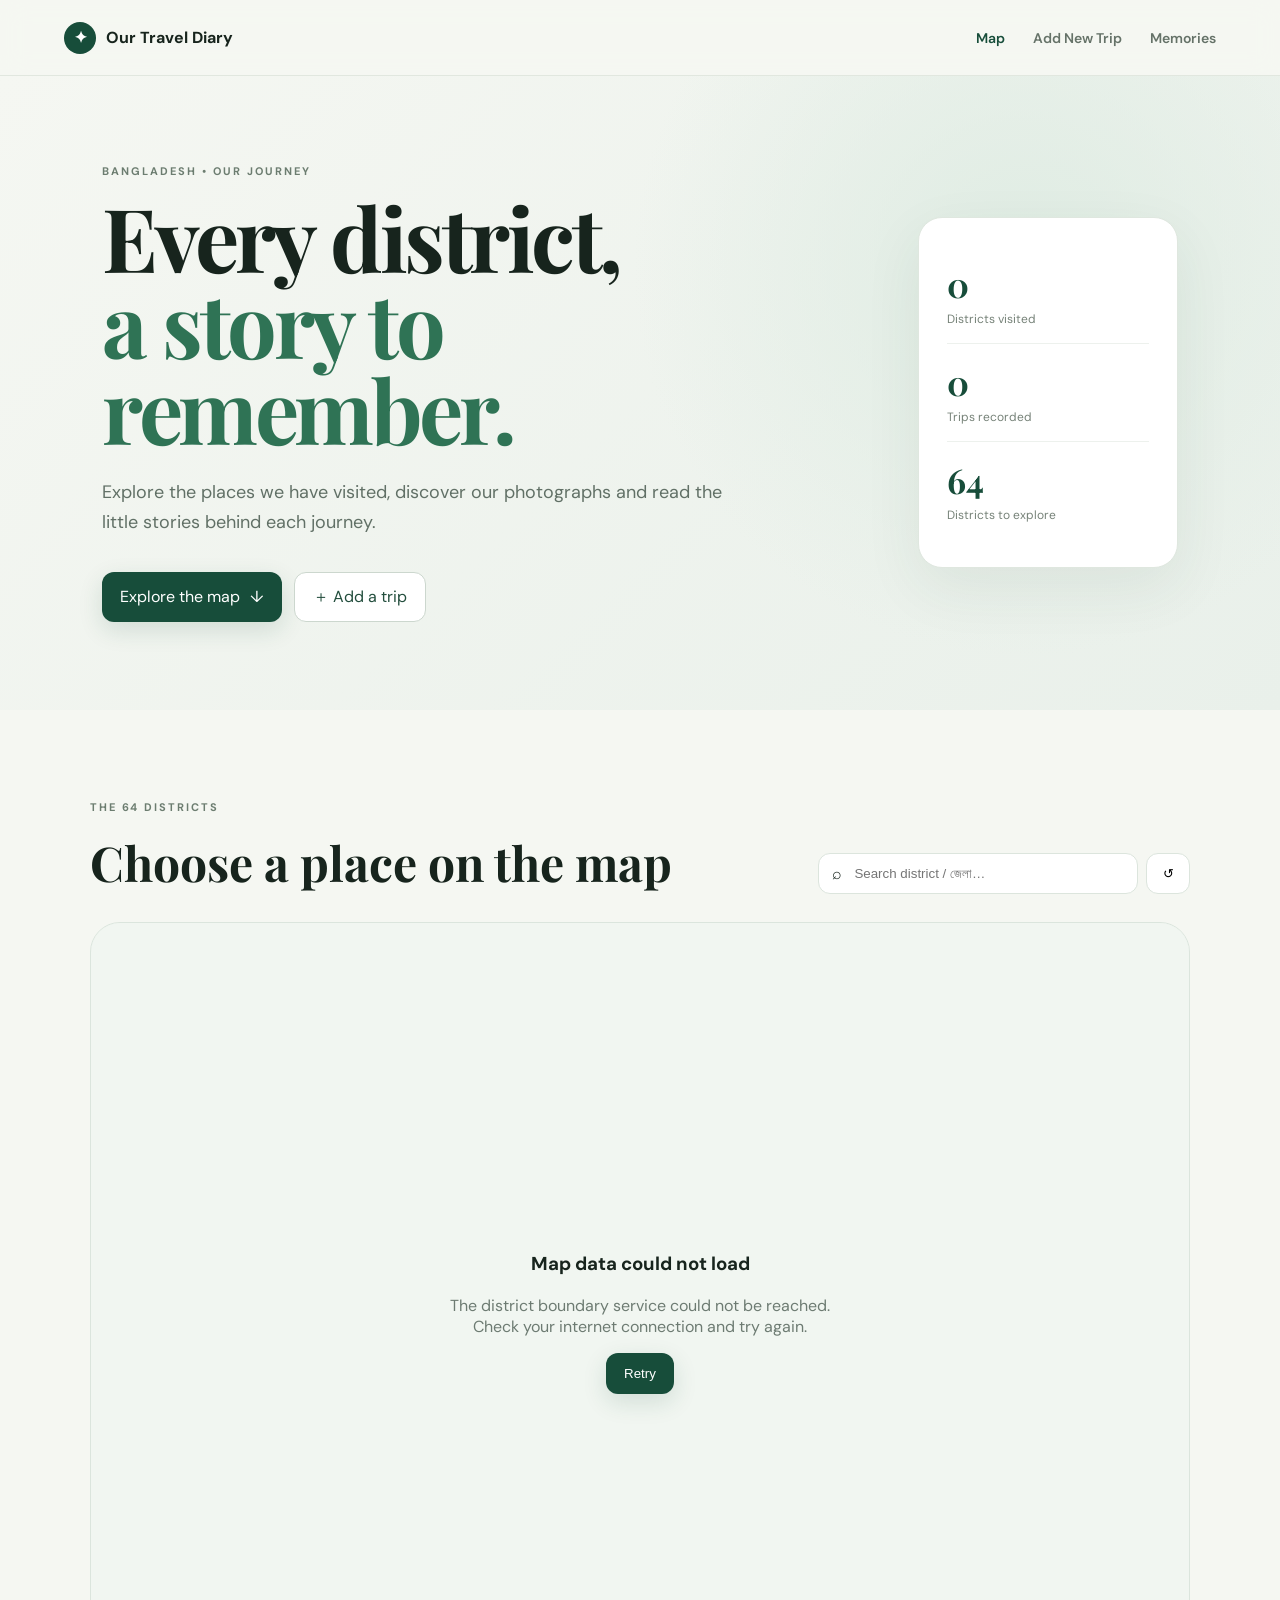
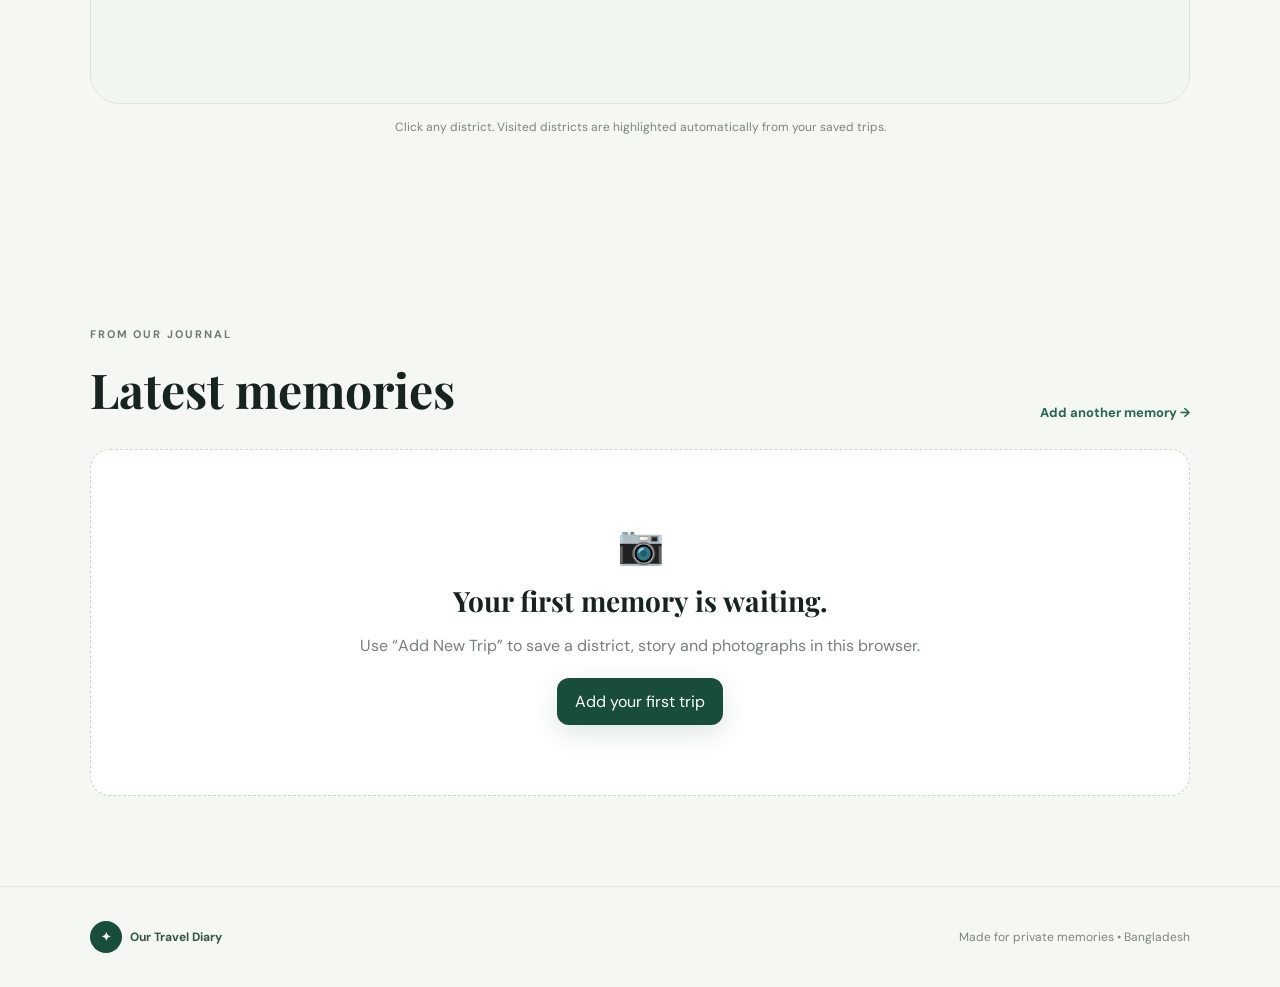
<file: index.html>
<!doctype html>
<html lang="en">
<head>
<meta charset="utf-8">
<meta name="viewport" content="width=device-width,initial-scale=1">
<title>Our Travel Diary — Bangladesh</title>
<meta name="description" content="A private travel diary of journeys across Bangladesh.">
<link rel="preconnect" href="https://fonts.googleapis.com">
<link rel="preconnect" href="https://fonts.gstatic.com" crossorigin>
<link href="https://fonts.googleapis.com/css2?family=DM+Sans:wght@400;500;600;700&family=Playfair+Display:wght@600;700&display=swap" rel="stylesheet">
<link rel="stylesheet" href="assets/style.css">
</head>
<body>
<header class="site-header">
  <a class="brand" href="index.html"><span class="brand-mark">✦</span><span>Our Travel Diary</span></a>
  <nav><a class="active" href="index.html">Map</a><a href="add-trip.html">Add New Trip</a><a href="#memories">Memories</a></nav>
</header>

<main>
<section class="hero">
  <div class="hero-copy">
    <p class="eyebrow">BANGLADESH • OUR JOURNEY</p>
    <h1>Every district,<br><em>a story to remember.</em></h1>
    <p class="lead">Explore the places we have visited, discover our photographs and read the little stories behind each journey.</p>
    <div class="hero-actions">
      <a class="btn primary" href="#map">Explore the map <span>↓</span></a>
      <a class="btn ghost" href="add-trip.html">＋ Add a trip</a>
    </div>
  </div>
  <div class="stats-card">
    <div><strong id="visitedCount">0</strong><span>Districts visited</span></div>
    <div><strong id="tripCount">0</strong><span>Trips recorded</span></div>
    <div><strong>64</strong><span>Districts to explore</span></div>
  </div>
</section>

<section class="map-section" id="map">
  <div class="section-head">
    <div><p class="eyebrow">THE 64 DISTRICTS</p><h2>Choose a place on the map</h2></div>
    <div class="map-tools">
      <label class="search"><span>⌕</span><input id="districtSearch" placeholder="Search district / জেলা…" autocomplete="off"></label>
      <button id="resetMap" class="icon-btn" title="Reset map">↺</button>
    </div>
  </div>
  <div class="map-shell">
    <div id="mapLoading" class="map-loading"><div class="spinner"></div><p>Drawing Bangladesh…</p></div>
    <svg id="bdMap" viewBox="0 0 700 800" aria-label="Interactive map of Bangladesh"></svg>
    <div id="tooltip" class="map-tooltip"></div>
    <div class="map-legend">
      <span><i class="swatch visited"></i> Visited</span>
      <span><i class="swatch unvisited"></i> Not visited</span>
    </div>
  </div>
  <p class="map-note">Click any district. Visited districts are highlighted automatically from your saved trips.</p>
</section>

<section class="memories" id="memories">
  <div class="section-head">
    <div><p class="eyebrow">FROM OUR JOURNAL</p><h2>Latest memories</h2></div>
    <a class="text-link" href="add-trip.html">Add another memory →</a>
  </div>
  <div id="latestTrips" class="trip-grid"></div>
  <div id="emptyTrips" class="empty-state hidden">
    <div class="empty-icon">📷</div><h3>Your first memory is waiting.</h3><p>Use “Add New Trip” to save a district, story and photographs in this browser.</p><a class="btn primary" href="add-trip.html">Add your first trip</a>
  </div>
</section>
</main>

<footer><div><span class="brand-mark">✦</span> Our Travel Diary</div><p>Made for private memories • Bangladesh</p></footer>
<script src="assets/data.js"></script>
<script src="assets/app.js"></script>
</body>
</html>
</file>
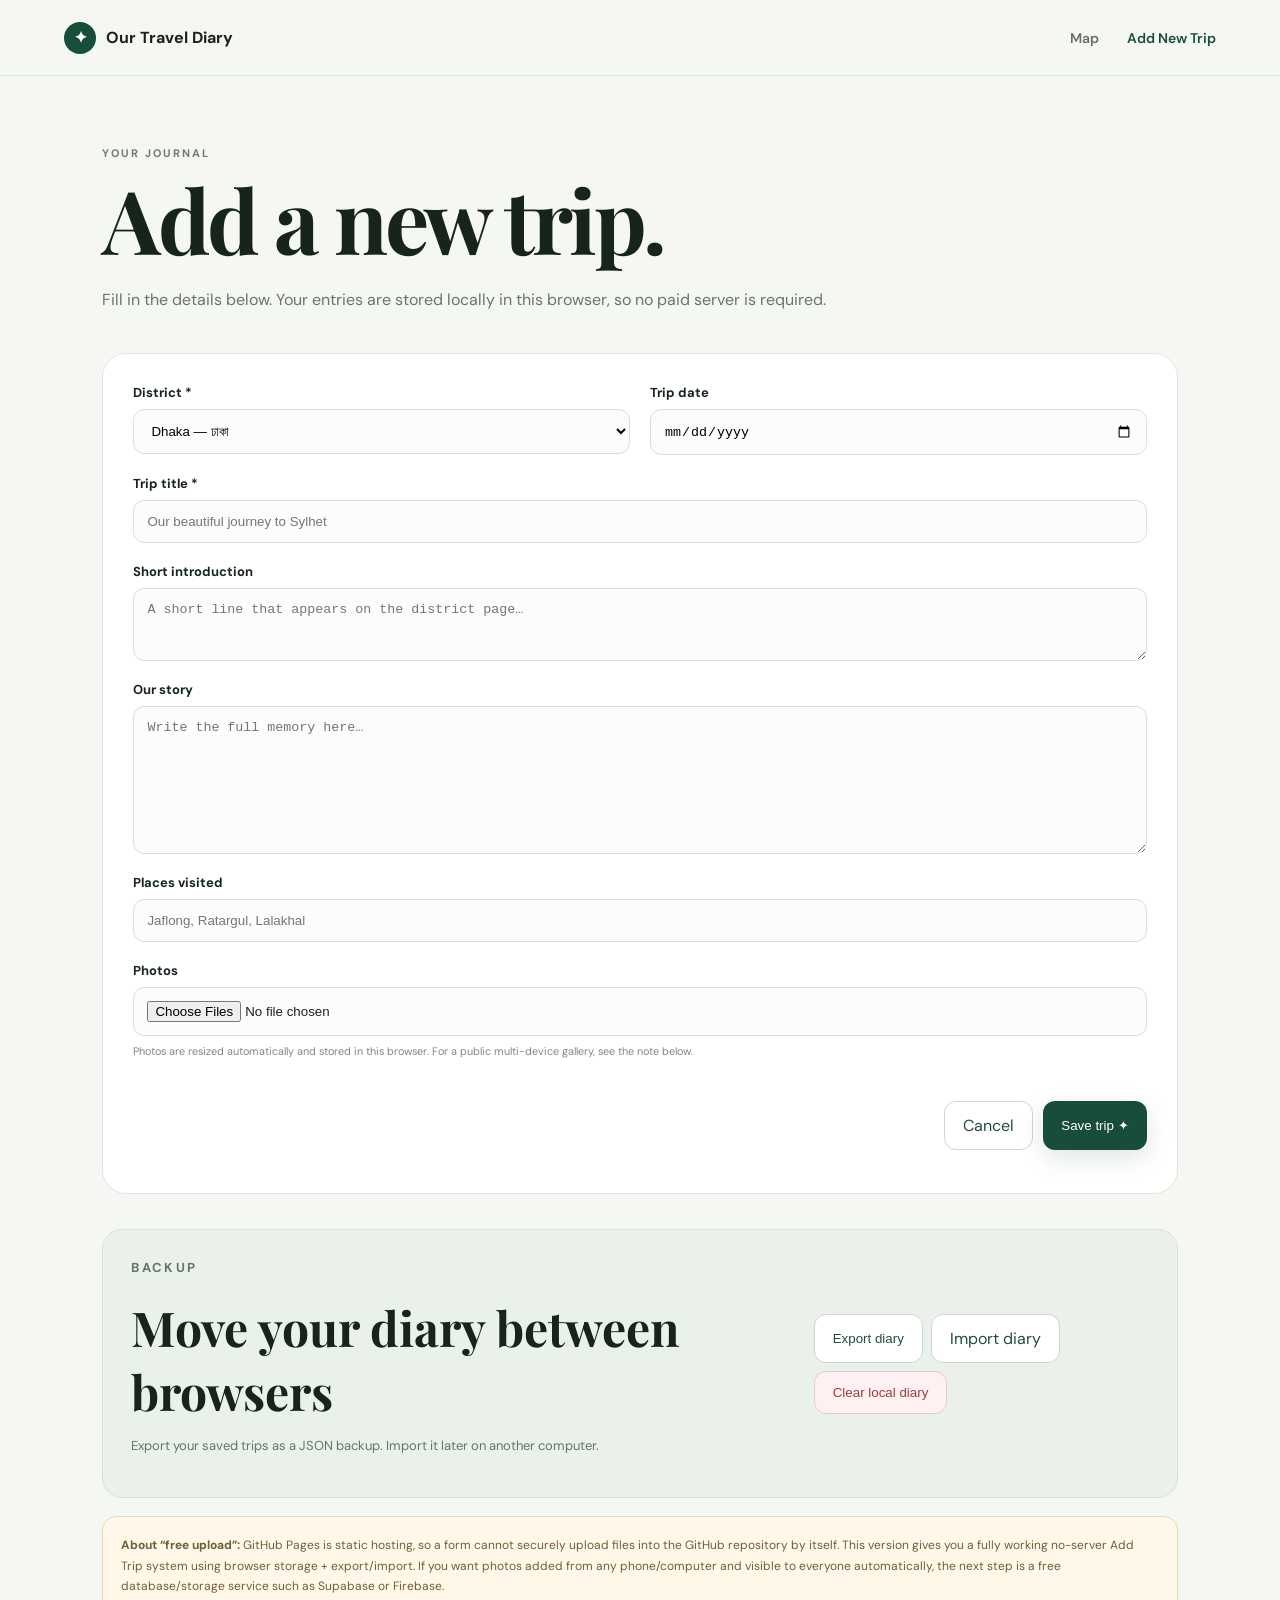
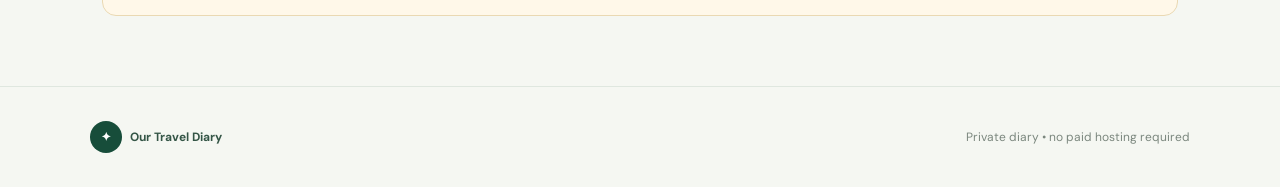
<file: add-trip.html>
<!doctype html>
<html lang="en">
<head>
<meta charset="utf-8"><meta name="viewport" content="width=device-width,initial-scale=1">
<title>Add New Trip — Our Travel Diary</title>
<link rel="preconnect" href="https://fonts.googleapis.com"><link rel="preconnect" href="https://fonts.gstatic.com" crossorigin>
<link href="https://fonts.googleapis.com/css2?family=DM+Sans:wght@400;500;600;700&family=Playfair+Display:wght@600;700&display=swap" rel="stylesheet">
<link rel="stylesheet" href="assets/style.css">
</head>
<body>
<header class="site-header"><a class="brand" href="index.html"><span class="brand-mark">✦</span><span>Our Travel Diary</span></a><nav><a href="index.html">Map</a><a class="active" href="add-trip.html">Add New Trip</a></nav></header>
<main class="form-main">
<section class="form-hero"><p class="eyebrow">YOUR JOURNAL</p><h1>Add a new trip.</h1><p>Fill in the details below. Your entries are stored locally in this browser, so no paid server is required.</p></section>
<form id="tripForm" class="trip-form">
  <div class="form-grid">
    <label><span>District *</span><select id="district" required></select></label>
    <label><span>Trip date</span><input id="date" type="date"></label>
    <label class="full"><span>Trip title *</span><input id="title" required placeholder="Our beautiful journey to Sylhet"></label>
    <label class="full"><span>Short introduction</span><textarea id="summary" rows="3" placeholder="A short line that appears on the district page…"></textarea></label>
    <label class="full"><span>Our story</span><textarea id="story" rows="8" placeholder="Write the full memory here…"></textarea></label>
    <label class="full"><span>Places visited</span><input id="places" placeholder="Jaflong, Ratargul, Lalakhal"></label>
    <label class="full"><span>Photos</span><input id="photos" type="file" accept="image/*" multiple><small>Photos are resized automatically and stored in this browser. For a public multi-device gallery, see the note below.</small></label>
  </div>
  <div id="preview" class="upload-preview"></div>
  <div class="form-actions"><a class="btn ghost" href="index.html">Cancel</a><button class="btn primary" type="submit">Save trip ✦</button></div>
  <p id="saveMsg" class="save-msg"></p>
</form>

<section class="data-tools">
  <div><p class="eyebrow">BACKUP</p><h2>Move your diary between browsers</h2><p>Export your saved trips as a JSON backup. Import it later on another computer.</p></div>
  <div class="data-buttons"><button id="exportBtn" class="btn ghost">Export diary</button><label class="btn ghost file-btn">Import diary<input id="importFile" type="file" accept="application/json"></label><button id="clearBtn" class="btn danger">Clear local diary</button></div>
</section>
<section class="data-note"><strong>About “free upload”:</strong> GitHub Pages is static hosting, so a form cannot securely upload files into the GitHub repository by itself. This version gives you a fully working no-server Add Trip system using browser storage + export/import. If you want photos added from any phone/computer and visible to everyone automatically, the next step is a free database/storage service such as Supabase or Firebase.</section>
</main>
<footer><div><span class="brand-mark">✦</span> Our Travel Diary</div><p>Private diary • no paid hosting required</p></footer>
<script src="assets/data.js"></script><script src="assets/app.js"></script>
</body></html>
</file>
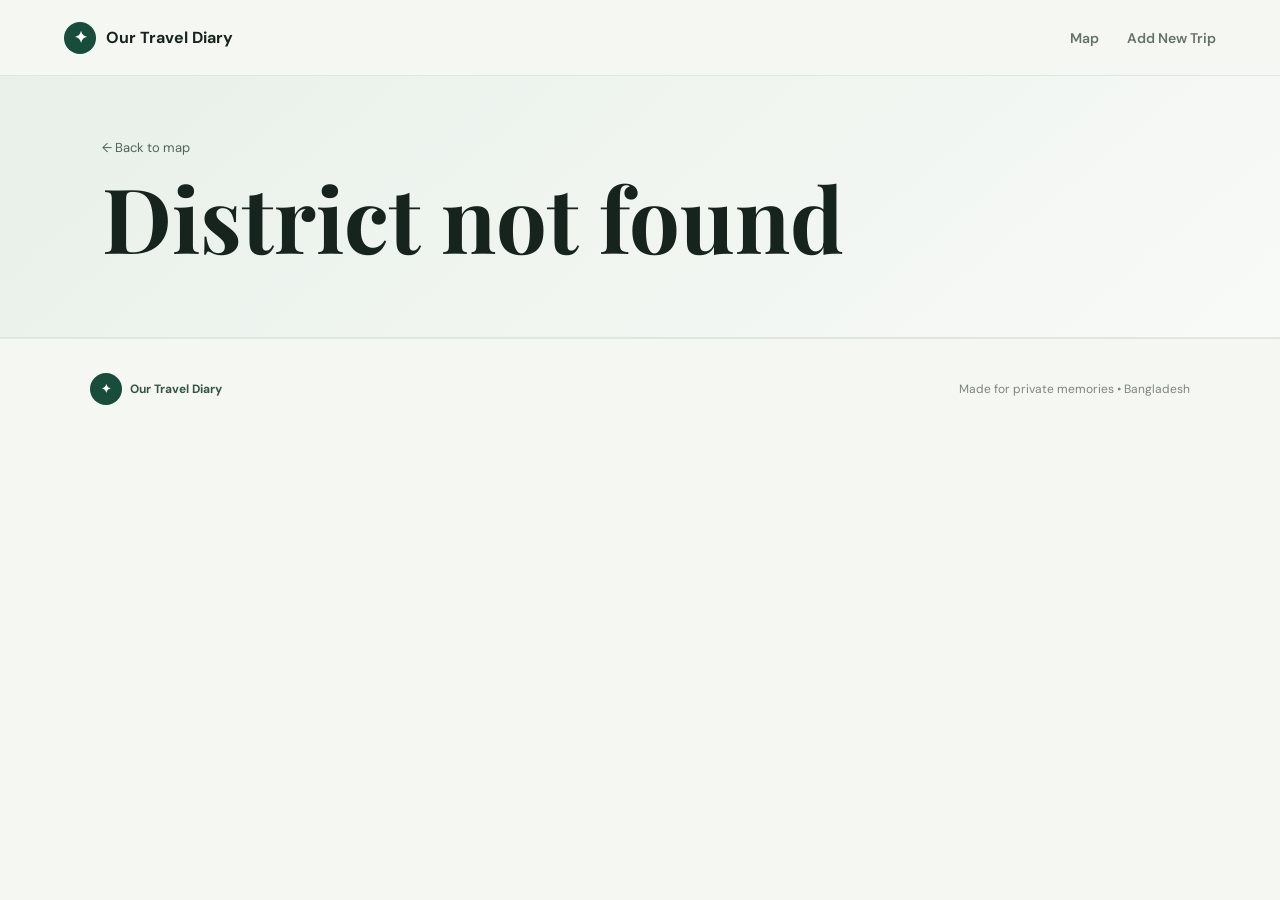
<file: district.html>
<!doctype html>
<html lang="en">
<head>
<meta charset="utf-8"><meta name="viewport" content="width=device-width,initial-scale=1">
<title>District — Our Travel Diary</title>
<link rel="preconnect" href="https://fonts.googleapis.com"><link rel="preconnect" href="https://fonts.gstatic.com" crossorigin>
<link href="https://fonts.googleapis.com/css2?family=DM+Sans:wght@400;500;600;700&family=Playfair+Display:wght@600;700&display=swap" rel="stylesheet">
<link rel="stylesheet" href="assets/style.css">
</head>
<body>
<header class="site-header"><a class="brand" href="index.html"><span class="brand-mark">✦</span><span>Our Travel Diary</span></a><nav><a href="index.html">Map</a><a href="add-trip.html">Add New Trip</a></nav></header>
<main id="districtPage"></main>
<footer><div><span class="brand-mark">✦</span> Our Travel Diary</div><p>Made for private memories • Bangladesh</p></footer>
<script src="assets/data.js"></script><script src="assets/app.js"></script>
</body></html>
</file>
<file: assets/style.css>
*{box-sizing:border-box}html{scroll-behavior:smooth}body{margin:0;background:#f5f7f2;color:#17241d;font-family:"DM Sans",sans-serif}a{text-decoration:none;color:inherit}.site-header{height:76px;padding:0 clamp(20px,5vw,72px);display:flex;align-items:center;justify-content:space-between;background:rgba(245,247,242,.88);backdrop-filter:blur(14px);position:sticky;top:0;z-index:20;border-bottom:1px solid #e1e7df}.brand{font-weight:700;display:flex;gap:10px;align-items:center}.brand-mark{display:inline-grid;place-items:center;width:32px;height:32px;border-radius:50%;background:#174d3a;color:#fff}.site-header nav{display:flex;gap:28px;font-size:14px;font-weight:600;color:#657268}.site-header nav a.active,.site-header nav a:hover{color:#174d3a}.hero{min-height:590px;padding:88px clamp(20px,8vw,120px);display:flex;align-items:center;justify-content:space-between;gap:60px;background:radial-gradient(circle at 80% 30%,#dfece3,transparent 35%),linear-gradient(135deg,#f5f7f2,#e9f0ea)}.eyebrow{font-size:11px;letter-spacing:.18em;font-weight:700;color:#6c7d70;margin:0 0 16px}.hero h1,.form-hero h1{font-family:"Playfair Display",serif;font-size:clamp(48px,7vw,88px);line-height:.98;margin:0 0 24px;letter-spacing:-.04em}.hero h1 em{color:#2f7355;font-style:normal}.lead{font-size:18px;line-height:1.7;max-width:620px;color:#617066}.hero-actions{display:flex;gap:12px;margin-top:34px}.btn{display:inline-flex;align-items:center;justify-content:center;gap:10px;border:0;border-radius:12px;padding:13px 18px;font:600 14px inherit;cursor:pointer}.primary{background:#174d3a;color:white;box-shadow:0 8px 24px #174d3a24}.primary:hover{background:#0f3e2e;transform:translateY(-1px)}.ghost{border:1px solid #ccd7ce;background:#fff;color:#234e3d}.danger{background:#fff1f1;color:#9a3d3d;border:1px solid #e9caca}.stats-card{background:#fff;border:1px solid #dfe7df;border-radius:24px;padding:28px;min-width:260px;box-shadow:0 20px 60px #29473512}.stats-card div{padding:15px 0;border-bottom:1px solid #edf1ed}.stats-card div:last-child{border:0}.stats-card strong{display:block;font:700 34px "Playfair Display",serif;color:#174d3a}.stats-card span{font-size:12px;color:#768278}.map-section,.memories{padding:90px clamp(20px,7vw,100px)}.section-head{display:flex;justify-content:space-between;align-items:end;gap:20px;margin-bottom:28px}.section-head h2,.data-tools h2{font:700 clamp(32px,4vw,48px) "Playfair Display",serif;margin:0}.map-tools{display:flex;gap:8px}.search{display:flex;align-items:center;background:#fff;border:1px solid #dce5dd;border-radius:12px;padding:0 13px;width:min(320px,55vw)}.search input{border:0;outline:0;padding:12px;width:100%;background:transparent;font:14px inherit}.icon-btn{border:1px solid #dce5dd;background:#fff;border-radius:12px;width:44px;cursor:pointer}.map-shell{position:relative;background:linear-gradient(160deg,#e9f1ea,#f7faf6);border:1px solid #dbe5dd;border-radius:30px;min-height:760px;overflow:hidden;box-shadow:inset 0 0 80px #4672550b}.map-shell svg{display:block;width:min(100%,760px);height:760px;margin:auto;filter:drop-shadow(0 22px 22px #163e2b18)}.district{fill:#dbe6dc;stroke:#fff;stroke-width:.8;vector-effect:non-scaling-stroke;cursor:pointer;transition:fill .25s,transform .25s,filter .25s}.district:hover{fill:#9fc8ae;filter:drop-shadow(0 4px 4px #174d3a30)}.district.visited{fill:#2f7355}.district.visited:hover{fill:#174d3a}.district.dim{opacity:.18}.map-label{font-size:8px;fill:#385046;pointer-events:none;text-anchor:middle;font-weight:600}.map-tooltip{position:absolute;display:none;background:#173d2e;color:white;padding:10px 13px;border-radius:10px;font-size:12px;pointer-events:none;z-index:5;box-shadow:0 8px 25px #0002}.map-legend{position:absolute;bottom:20px;left:20px;background:#ffffffd9;backdrop-filter:blur(8px);padding:10px 13px;border-radius:12px;border:1px solid #dfe7df;display:flex;gap:16px;font-size:11px}.swatch{width:12px;height:12px;border-radius:3px;display:inline-block;vertical-align:-2px;margin-right:5px}.swatch.visited{background:#2f7355}.swatch.unvisited{background:#dbe6dc}.map-note{font-size:12px;color:#7b877e;text-align:center;margin-top:15px}.map-loading{position:absolute;inset:0;display:grid;place-content:center;justify-items:center;background:#f1f6f1;z-index:2}.spinner{width:34px;height:34px;border:3px solid #cddbd0;border-top-color:#174d3a;border-radius:50%;animation:spin .8s linear infinite}@keyframes spin{to{transform:rotate(360deg)}}.hidden{display:none!important}.trip-grid{display:grid;grid-template-columns:repeat(3,1fr);gap:20px}.trip-card{background:#fff;border:1px solid #e0e7e0;border-radius:20px;overflow:hidden}.trip-photo{height:220px;background:#dce8df;display:grid;place-items:center;color:#718078;font-size:38px}.trip-photo img{width:100%;height:100%;object-fit:cover}.trip-card-body{padding:20px}.trip-card h3{font:700 24px "Playfair Display",serif;margin:4px 0 8px}.trip-card p{font-size:13px;line-height:1.6;color:#68766c;margin:0 0 15px}.trip-meta{font-size:11px;color:#8a958d}.text-link{font-size:13px;font-weight:700;color:#27684e}.empty-state{text-align:center;padding:70px 20px;background:#fff;border:1px dashed #cad7cd;border-radius:20px}.empty-icon{font-size:38px}.empty-state h3{font:700 28px "Playfair Display",serif;margin:12px 0}.empty-state p{color:#758178;margin-bottom:22px}.district-hero{padding:60px clamp(20px,8vw,110px);background:linear-gradient(140deg,#e8f0e9,#f8faf7);border-bottom:1px solid #dfe7df}.back{font-size:13px;color:#4f6659}.district-kicker{display:flex;gap:10px;align-items:center;margin:40px 0 12px}.district-hero h1{font:700 clamp(50px,8vw,90px) "Playfair Display",serif;margin:0}.district-hero h1 span{display:block;font:500 22px "DM Sans",sans-serif;color:#6d7b72;margin-top:12px}.district-content{padding:60px clamp(20px,8vw,110px)}.story-layout{display:grid;grid-template-columns:1.5fr .7fr;gap:60px}.story-layout h2{font:700 38px "Playfair Display",serif}.story{font-size:17px;line-height:1.9;color:#58665d;white-space:pre-line}.side-card{background:#fff;border:1px solid #dfe7df;border-radius:20px;padding:24px;height:max-content}.side-card h3{margin-top:0}.places{display:flex;flex-wrap:wrap;gap:8px}.place{background:#edf4ee;color:#28654d;padding:8px 11px;border-radius:20px;font-size:12px}.gallery{display:grid;grid-template-columns:repeat(3,1fr);gap:14px;margin-top:40px}.gallery figure{margin:0;height:260px;border-radius:16px;overflow:hidden;background:#dce8df;cursor:pointer}.gallery img{width:100%;height:100%;object-fit:cover;transition:transform .4s}.gallery figure:hover img{transform:scale(1.04)}.timeline{margin-top:55px;border-top:1px solid #dfe7df}.timeline-item{padding:22px 0;border-bottom:1px solid #dfe7df}.timeline-date{font-size:11px;letter-spacing:.12em;color:#6c7d70;text-transform:uppercase}.timeline h3{margin:7px 0;font:700 24px "Playfair Display",serif}.form-main{padding:70px clamp(20px,8vw,110px)}.form-hero{max-width:760px;margin-bottom:40px}.form-hero p:not(.eyebrow){color:#68766d;line-height:1.7}.trip-form{background:#fff;border:1px solid #dfe7df;border-radius:24px;padding:30px}.form-grid{display:grid;grid-template-columns:1fr 1fr;gap:20px}.form-grid label{display:flex;flex-direction:column;gap:8px;font-size:13px;font-weight:700}.form-grid label.full{grid-column:1/-1}.form-grid input,.form-grid textarea,.form-grid select{border:1px solid #d7e0d8;border-radius:11px;padding:13px;background:#fbfcfb;font:14px inherit;outline:none}.form-grid input:focus,.form-grid textarea:focus,.form-grid select:focus{border-color:#5a8c72;box-shadow:0 0 0 3px #5a8c7218}.form-grid textarea{resize:vertical}.form-grid small{font-weight:400;color:#7d887f}.upload-preview{display:grid;grid-template-columns:repeat(5,1fr);gap:10px;margin-top:18px}.upload-preview img{width:100%;height:110px;object-fit:cover;border-radius:10px}.form-actions{display:flex;justify-content:flex-end;gap:10px;margin-top:25px}.save-msg{color:#2d7255;font-size:13px;text-align:right}.data-tools{margin-top:35px;padding:28px;background:#e9f1ea;border:1px solid #d8e3da;border-radius:20px;display:flex;justify-content:space-between;gap:25px;align-items:center}.data-tools p{color:#66746a;font-size:13px;line-height:1.6}.data-buttons{display:flex;gap:8px;flex-wrap:wrap}.file-btn{position:relative;overflow:hidden}.file-btn input{position:absolute;inset:0;opacity:0;cursor:pointer}.data-note{margin-top:18px;padding:18px;background:#fff8e9;border:1px solid #ead9b3;border-radius:14px;color:#705e39;font-size:12px;line-height:1.7}footer{padding:30px clamp(20px,7vw,100px);border-top:1px solid #dfe7df;display:flex;justify-content:space-between;color:#7b877e;font-size:12px}footer>div{display:flex;gap:8px;align-items:center;color:#345546;font-weight:700}@media(max-width:800px){.site-header nav{gap:12px;font-size:12px}.hero{padding-top:55px;flex-direction:column;align-items:flex-start}.stats-card{width:100%}.section-head{align-items:flex-start;flex-direction:column}.map-tools{width:100%}.search{flex:1;width:auto}.map-shell,.map-shell svg{min-height:500px;height:500px}.trip-grid{grid-template-columns:1fr}.story-layout{grid-template-columns:1fr}.gallery{grid-template-columns:1fr 1fr}.form-grid{grid-template-columns:1fr}.form-grid label.full{grid-column:auto}.data-tools{flex-direction:column;align-items:flex-start}.upload-preview{grid-template-columns:repeat(2,1fr)}footer{flex-direction:column;gap:10px}}
/* Clean interactive district map */
.map-shell{min-height:780px}
.map-shell svg{width:min(100%,700px);height:780px}
.district{fill:#dce8df;stroke:#fff;stroke-width:1.15;vector-effect:non-scaling-stroke;transition:fill .2s,opacity .2s,filter .2s,stroke .2s}
.district:hover,.district.hovered{fill:#a9cfb7;stroke:#174d3a;stroke-width:1.7;filter:drop-shadow(0 5px 8px #174d3a25)}
.district.visited{fill:#2f7d5d}
.district.visited:hover,.district.visited.hovered{fill:#174d3a}
.district.dim{opacity:.14}
.district.search-hit{fill:#e6a84b;stroke:#744b12;stroke-width:2}
.map-label{font-size:9px;font-weight:700;fill:#173d2e;paint-order:stroke;stroke:#f5f7f2;stroke-width:3px;stroke-linejoin:round;pointer-events:none;text-anchor:middle}
.district-hover-card{position:absolute;left:22px;top:22px;z-index:6;min-width:190px;padding:13px 15px;border-radius:14px;background:#173d2e;color:#fff;box-shadow:0 14px 35px #173d3a2b;opacity:0;transform:translateY(-6px);pointer-events:none;transition:.18s}
.district-hover-card.show{opacity:1;transform:none}
.district-hover-card strong{display:block;font:700 18px "Playfair Display",serif}
.district-hover-card span{display:block;font-size:13px;color:#cce1d4;margin-top:2px}
.district-hover-card small{display:block;font-size:10px;color:#a8c5b5;margin-top:8px}
.map-legend{gap:14px;flex-wrap:wrap}
.legend-tip{color:#718078}
.district-directory{margin-top:55px;padding:28px;background:#fff;border:1px solid #dfe7df;border-radius:24px}
.directory-head{display:flex;justify-content:space-between;align-items:end;margin-bottom:18px}
.directory-head h3{font:700 30px "Playfair Display",serif;margin:0}
.directory-head>span{font-size:12px;color:#7b877e}
.district-directory-grid{display:grid;grid-template-columns:repeat(4,1fr);gap:9px}
.district-chip{position:relative;display:flex;flex-direction:column;gap:2px;padding:12px 34px 11px 13px;border:1px solid #e1e8e2;border-radius:12px;background:#f8faf8;transition:.18s}
.district-chip span{font-size:13px;font-weight:700;color:#29483b}
.district-chip small{font-size:11px;color:#7a877e}
.district-chip:hover{transform:translateY(-2px);border-color:#7ba98e;background:#edf5ef}
.district-chip.visited{background:#eaf4ed;border-color:#b9d8c3}
.district-chip b{position:absolute;right:11px;top:14px;font-size:13px;color:#2f7d5d}
.district-chip.search-hidden{display:none}
@media(max-width:800px){
 .map-shell,.map-shell svg{min-height:560px;height:560px}
 .district-directory-grid{grid-template-columns:repeat(2,1fr)}
 .district-hover-card{left:12px;top:12px}
}
@media(max-width:500px){.district-directory-grid{grid-template-columns:1fr}}

/* District hover name */
.map-shell .district-hover-card{min-width:180px;max-width:240px;padding:12px 15px;border-radius:13px;background:#123f2f;color:#fff;box-shadow:0 12px 30px rgba(18,63,47,.24);z-index:10;transition:opacity .12s ease,transform .12s ease;white-space:nowrap}
.map-shell .district-hover-card strong{font-size:17px;line-height:1.15}
.map-shell .district-hover-card span{font-size:13px;margin-top:3px;color:#d1e5d9}
.map-shell .district-hover-card small{font-size:10px;margin-top:7px;color:#a9c7b8}
</file>
